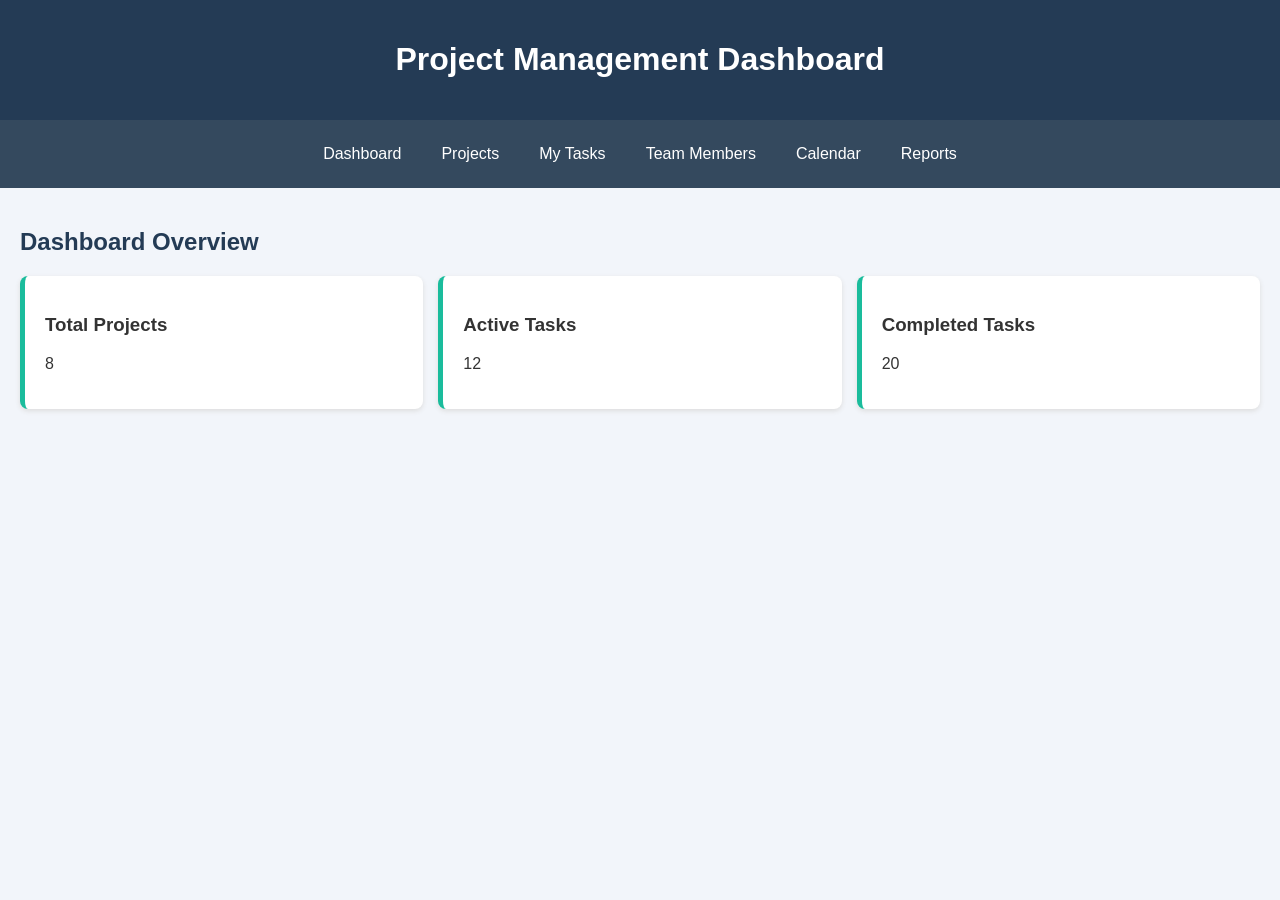
<file: index.html>
<!DOCTYPE html>
<html>
<head>
    <title>Dashboard</title>
    <link rel="stylesheet" href="style.css">
</head>
<body>
    <header>
        <h1>Project Management Dashboard</h1>
    </header>

    <nav>
        <a href="index.html">Dashboard</a>
        <a href="projects.html">Projects</a>
        <a href="tasks.html">My Tasks</a>
        <a href="team.html">Team Members</a>
        <a href="calendar.html">Calendar</a>
        <a href="reports.html">Reports</a>
    </nav>

    <main>
        <h2>Dashboard Overview</h2>
        <div class="cards">
            <div class="card">
                <h3>Total Projects</h3>
                <p>8</p>
            </div>
            <div class="card">
                <h3>Active Tasks</h3>
                <p>12</p>
            </div>
            <div class="card">
                <h3>Completed Tasks</h3>
                <p>20</p>
            </div>
        </div>
    </main>
</body>
</html>
</file>
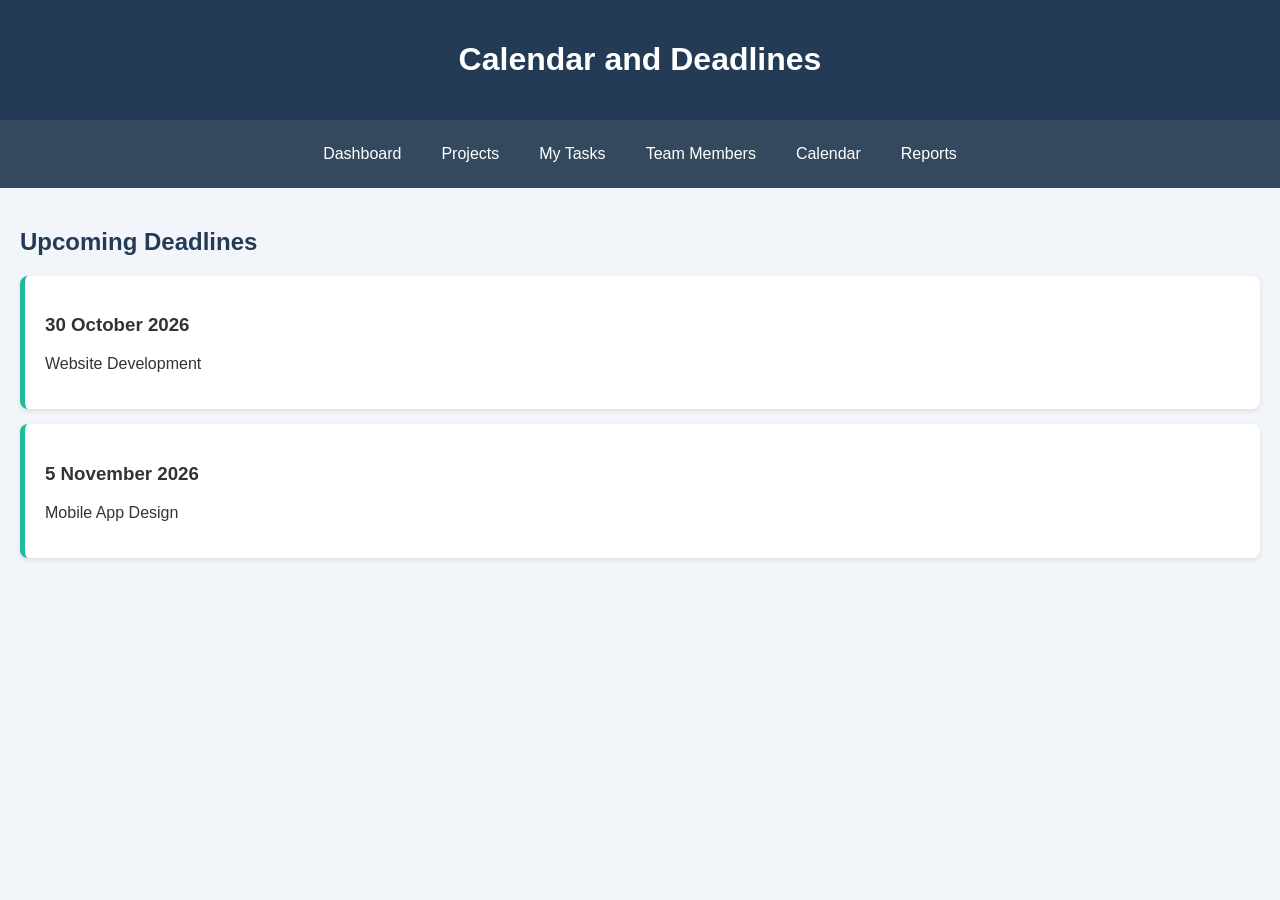
<file: calendar.html>
<!DOCTYPE html>
<html>
<head>
    <title>Calendar</title>
    <link rel="stylesheet" href="style.css">
</head>
<body>
    <header><h1>Calendar and Deadlines</h1></header>

    <nav>
        <a href="index.html">Dashboard</a>
        <a href="projects.html">Projects</a>
        <a href="tasks.html">My Tasks</a>
        <a href="team.html">Team Members</a>
        <a href="calendar.html">Calendar</a>
        <a href="reports.html">Reports</a>
    </nav>

    <main>
        <h2>Upcoming Deadlines</h2>

        <div class="card">
            <h3>30 October 2026</h3>
            <p>Website Development</p>
        </div>

        <div class="card">
            <h3>5 November 2026</h3>
            <p>Mobile App Design</p>
        </div>
    </main>
</body>
</html>
</file>
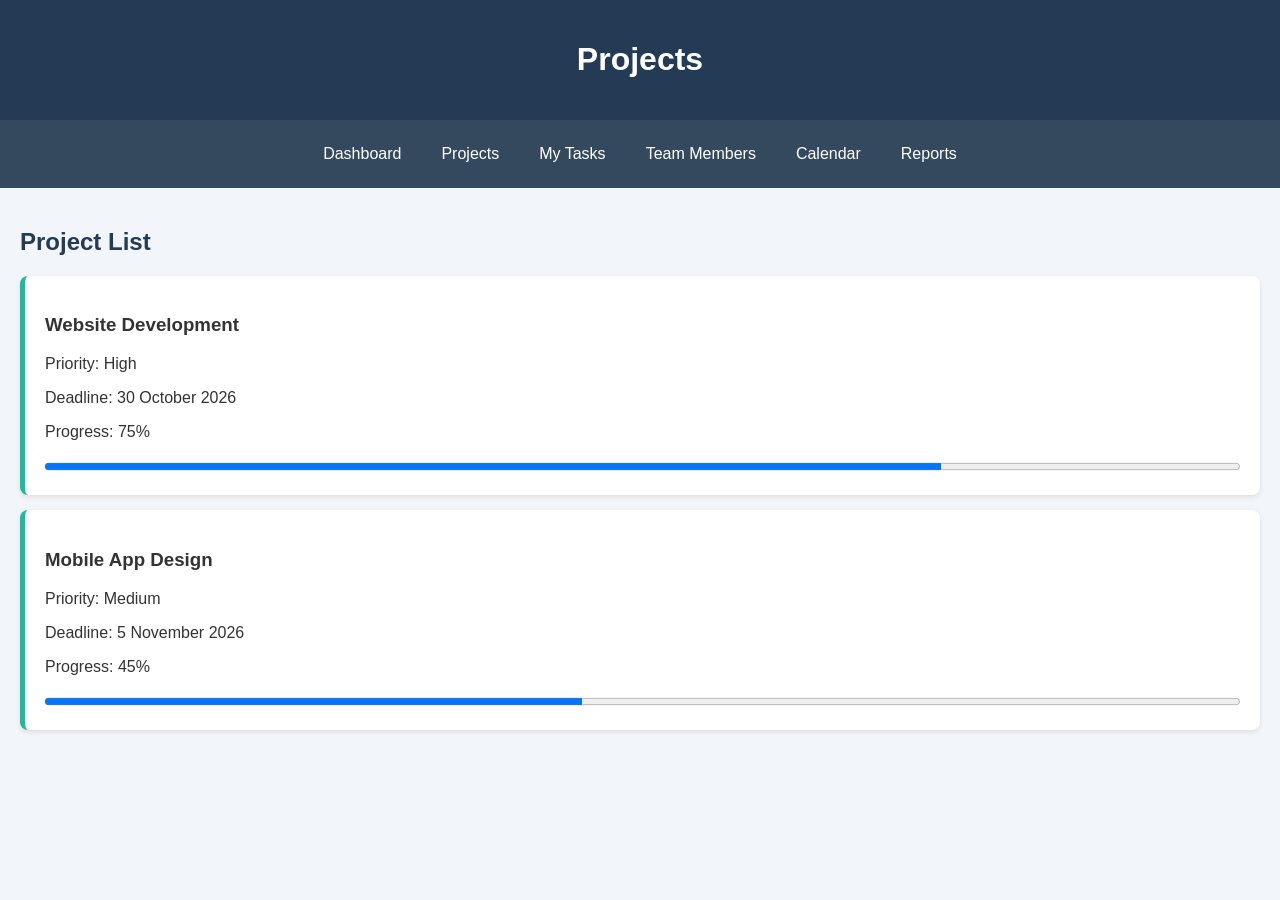
<file: projects.html>
<!DOCTYPE html>
<html>
<head>
    <title>Projects</title>
    <link rel="stylesheet" href="style.css">
</head>
<body>
    <header><h1>Projects</h1></header>

    <nav>
        <a href="index.html">Dashboard</a>
        <a href="projects.html">Projects</a>
        <a href="tasks.html">My Tasks</a>
        <a href="team.html">Team Members</a>
        <a href="calendar.html">Calendar</a>
        <a href="reports.html">Reports</a>
    </nav>

    <main>
        <h2>Project List</h2>

        <div class="card">
            <h3>Website Development</h3>
            <p>Priority: High</p>
            <p>Deadline: 30 October 2026</p>
            <p>Progress: 75%</p>
            <progress value="75" max="100"></progress>
        </div>

        <div class="card">
            <h3>Mobile App Design</h3>
            <p>Priority: Medium</p>
            <p>Deadline: 5 November 2026</p>
            <p>Progress: 45%</p>
            <progress value="45" max="100"></progress>
        </div>
    </main>
</body>
</html>
</file>
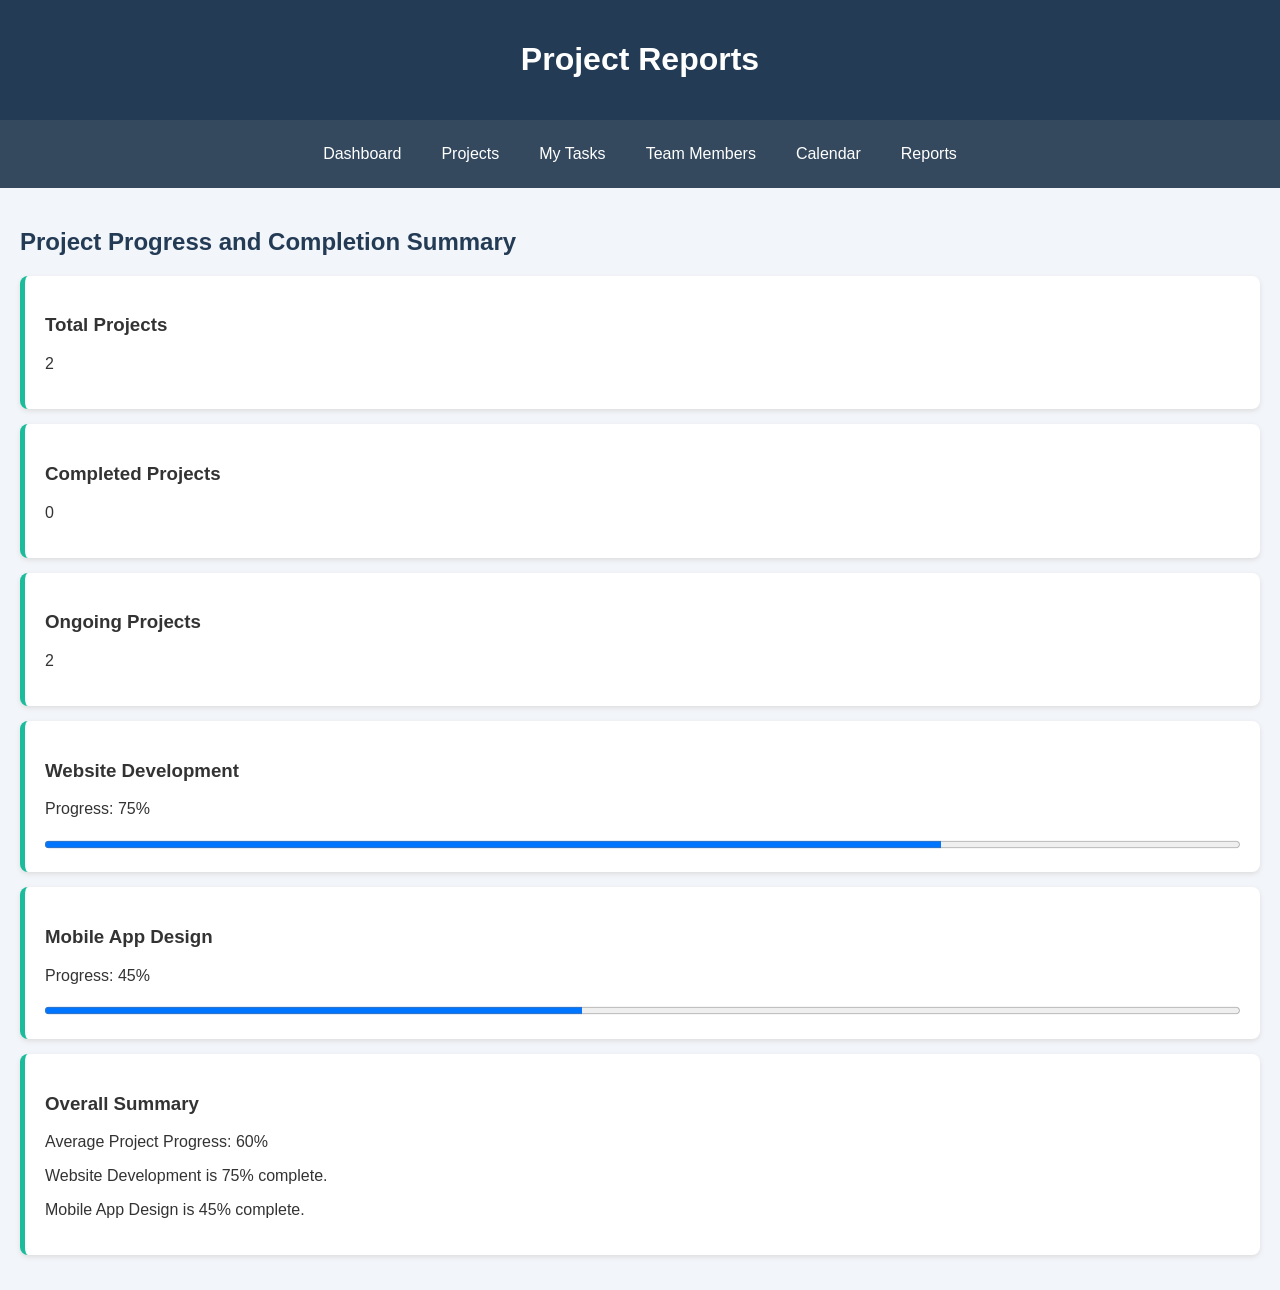
<file: reports.html>
<!DOCTYPE html>
<html>
<head>
    <title>Reports</title>
    <link rel="stylesheet" href="style.css">
</head>
<body>
    <header>
        <h1>Project Reports</h1>
    </header>

    <nav>
        <a href="index.html">Dashboard</a>
        <a href="projects.html">Projects</a>
        <a href="tasks.html">My Tasks</a>
        <a href="team.html">Team Members</a>
        <a href="calendar.html">Calendar</a>
        <a href="reports.html">Reports</a>
    </nav>

    <main>
        <h2>Project Progress and Completion Summary</h2>

        <div class="card">
            <h3>Total Projects</h3>
            <p>2</p>
        </div>

        <div class="card">
            <h3>Completed Projects</h3>
            <p>0</p>
        </div>

        <div class="card">
            <h3>Ongoing Projects</h3>
            <p>2</p>
        </div>

        <div class="card">
            <h3>Website Development</h3>
            <p>Progress: 75%</p>
            <progress value="75" max="100"></progress>
        </div>

        <div class="card">
            <h3>Mobile App Design</h3>
            <p>Progress: 45%</p>
            <progress value="45" max="100"></progress>
        </div>

        <div class="card">
            <h3>Overall Summary</h3>
            <p>Average Project Progress: 60%</p>
            <p>Website Development is 75% complete.</p>
            <p>Mobile App Design is 45% complete.</p>
        </div>
    </main>
</body>
</html>
</file>
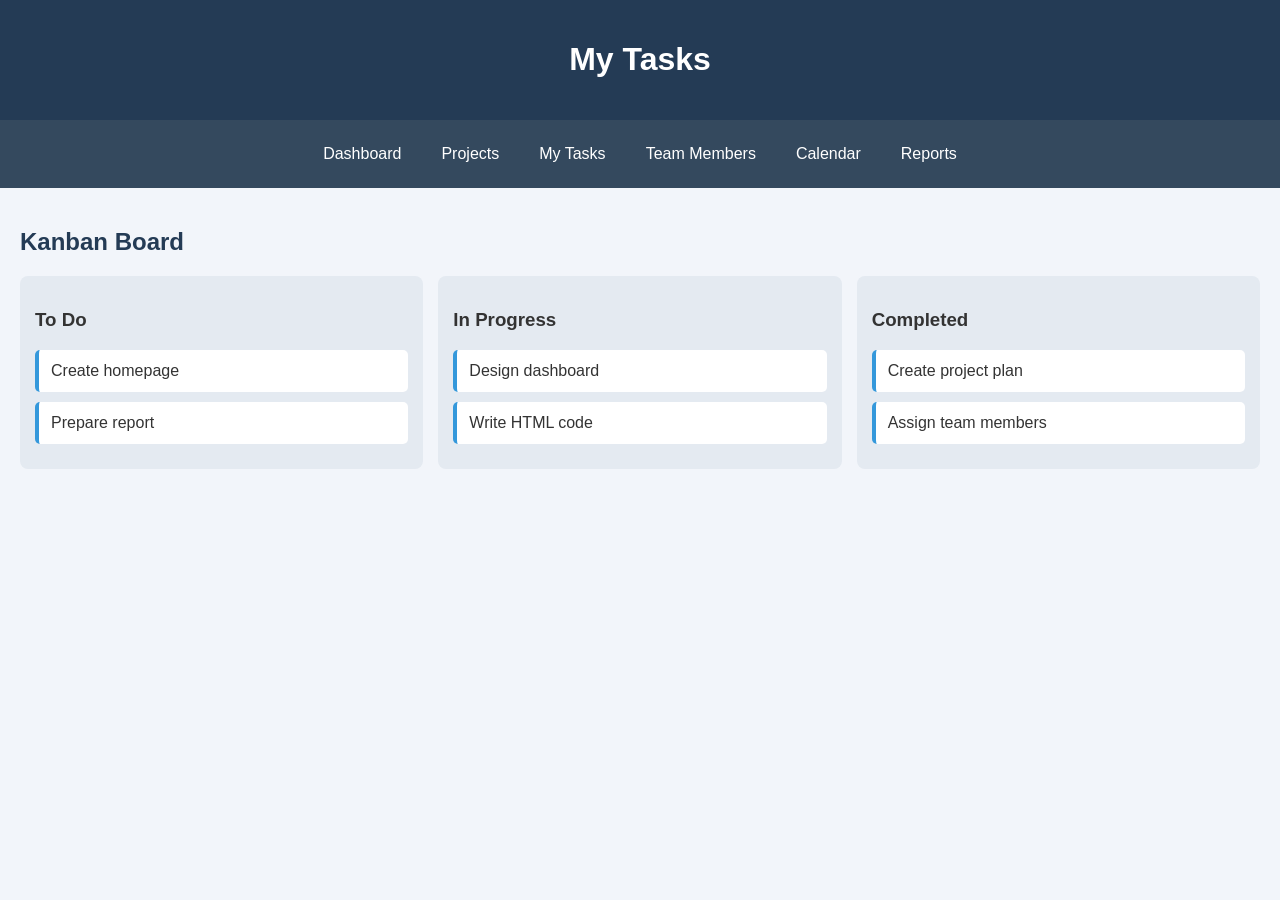
<file: tasks.html>
<!DOCTYPE html>
<html>
<head>
    <title>My Tasks</title>
    <link rel="stylesheet" href="style.css">
</head>
<body>
    <header><h1>My Tasks</h1></header>

    <nav>
        <a href="index.html">Dashboard</a>
        <a href="projects.html">Projects</a>
        <a href="tasks.html">My Tasks</a>
        <a href="team.html">Team Members</a>
        <a href="calendar.html">Calendar</a>
        <a href="reports.html">Reports</a>
    </nav>

    <main>
        <h2>Kanban Board</h2>

        <div class="kanban">
            <div class="column">
                <h3>To Do</h3>
                <div class="task">Create homepage</div>
                <div class="task">Prepare report</div>
            </div>

            <div class="column">
                <h3>In Progress</h3>
                <div class="task">Design dashboard</div>
                <div class="task">Write HTML code</div>
            </div>

            <div class="column">
                <h3>Completed</h3>
                <div class="task">Create project plan</div>
                <div class="task">Assign team members</div>
            </div>
        </div>
    </main>
</body>
</html>
</file>
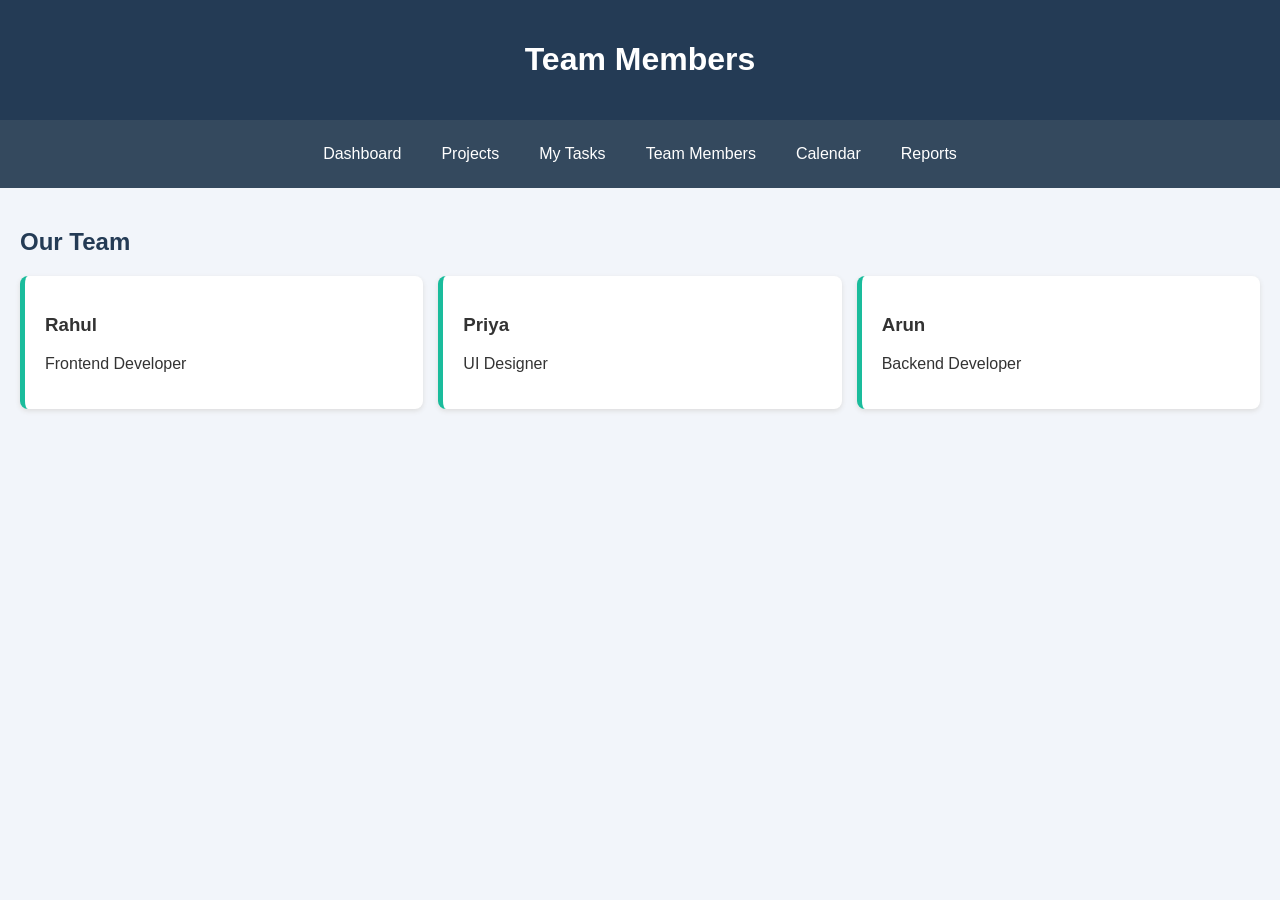
<file: team.html>
<!DOCTYPE html>
<html>
<head>
    <title>Team Members</title>
    <link rel="stylesheet" href="style.css">
</head>
<body>
    <header><h1>Team Members</h1></header>

    <nav>
        <a href="index.html">Dashboard</a>
        <a href="projects.html">Projects</a>
        <a href="tasks.html">My Tasks</a>
        <a href="team.html">Team Members</a>
        <a href="calendar.html">Calendar</a>
        <a href="reports.html">Reports</a>
    </nav>

    <main>
        <h2>Our Team</h2>

        <div class="cards">
            <div class="card">
                <h3>Rahul</h3>
                <p>Frontend Developer</p>
            </div>

            <div class="card">
                <h3>Priya</h3>
                <p>UI Designer</p>
            </div>

            <div class="card">
                <h3>Arun</h3>
                <p>Backend Developer</p>
            </div>
        </div>
    </main>
</body>
</html>
</file>
<file: style.css>
body {
    font-family: Arial, sans-serif;
    margin: 0;
    background-color: #f2f5fa;
    color: #333;
}

header {
    background-color: #243b55;
    color: white;
    text-align: center;
    padding: 20px;
}

nav {
    background-color: #34495e;
    display: flex;
    justify-content: center;
    flex-wrap: wrap;
    gap: 10px;
    padding: 15px;
}

nav a {
    color: white;
    text-decoration: none;
    padding: 10px 15px;
    border-radius: 5px;
}

nav a:hover {
    background-color: #1abc9c;
}

main {
    padding: 20px;
}

h2 {
    color: #243b55;
}

/* CSS Grid for dashboard cards */
.cards {
    display: grid;
    grid-template-columns: repeat(auto-fit, minmax(180px, 1fr));
    gap: 15px;
}

/* Project and team cards */
.card {
    background-color: white;
    padding: 20px;
    margin-bottom: 15px;
    border-radius: 8px;
    border-left: 5px solid #1abc9c;
    box-shadow: 0 2px 5px #ddd;
}

/* Progress bar */
progress {
    width: 100%;
    height: 15px;
}

/* Flexbox for Kanban board */
.kanban {
    display: flex;
    gap: 15px;
    flex-wrap: wrap;
}

.column {
    flex: 1;
    min-width: 180px;
    background-color: #e4eaf1;
    padding: 15px;
    border-radius: 8px;
}

.task {
    background-color: white;
    padding: 12px;
    margin-bottom: 10px;
    border-radius: 5px;
    border-left: 4px solid #3498db;
}

/* Mobile responsive design */
@media (max-width: 600px) {
    nav {
        flex-direction: column;
        align-items: center;
    }

    .kanban {
        flex-direction: column;
    }
}
</file>
